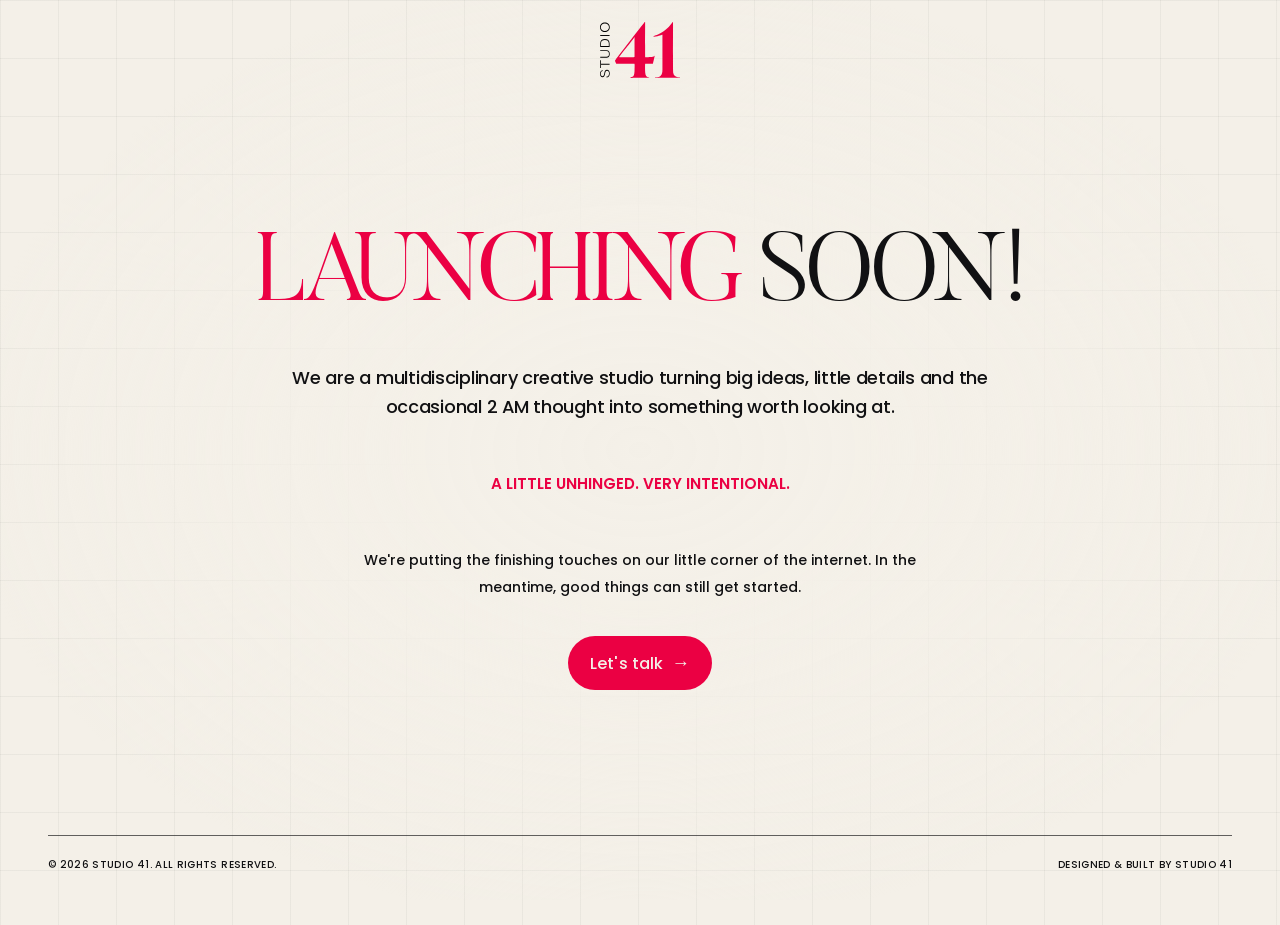
<file: index.html>
<!DOCTYPE html>
<html lang="en">

<head>
    <meta charset="UTF-8">
    <meta name="viewport" content="width=device-width, initial-scale=1.0">

    <meta name="theme-color" content="#F4F0E8">
    <meta name="description"
        content="Studio 41 is a multidisciplinary creative studio turning big ideas, little details and the occasional 2 AM thought into something worth looking at.">

    <title>Launching Soon — Studio 41</title>

    <!-- Launch page stylesheet -->
    <link rel="stylesheet" href="css/launch.css">

    <!-- Favicons -->
    <link rel="icon" type="image/png" sizes="16x16" href="assets/logos/Studio41-favicon-16.png">
    <link rel="icon" type="image/png" sizes="32x32" href="assets/logos/Studio41-favicon-32.png">
    <link rel="apple-touch-icon" sizes="180x180" href="assets/logos/Studio41-favicon-180.png">
</head>

<div class="page-transition" aria-hidden="true"></div>

<body>

    <main class="launch-page">

        <!-- Header: Logo only -->
        <header class="launch-header">
            <a href="/" class="logo-link" aria-label="Studio 41 home">

                <img src="assets/logos/Studio41-logo-black.svg" alt="Studio 41" class="studio-logo">

            </a>
        </header>


        <!-- Main content -->
        <section class="launch-content" aria-labelledby="launch-title">

            <div class="launch-copy">

                <h1 id="launch-title" class="launch-title">
                    <span class="title-period">LAUNCHING</span> SOON!</span>
                </h1>

                <p class="launch-intro">
                    We are a multidisciplinary creative studio turning
                    big ideas, little details and the occasional 2 AM
                    thought into something worth looking at.
                </p>

                <p class="launch-tagline">
                    A little unhinged. Very intentional.
                </p>

                <p class="launch-description">
                    We're putting the finishing touches on our little
                    corner of the internet. In the meantime, good things
                    can still get started.
                </p>

                <a href="/contact/" class="launch-cta">
                    <span>Let's talk</span>
                    <span class="cta-arrow" aria-hidden="true">→</span>
                </a>

            </div>

        </section>


        <!-- Footer -->
        <footer class="launch-footer">

            <div class="footer-line"></div>

            <div class="footer-content">

                <p class="footer-copyright">
                    © 2026 STUDIO 41. ALL RIGHTS RESERVED.
                </p>

                <p class="footer-credit">
                    DESIGNED & BUILT BY STUDIO 41
                </p>

            </div>

        </footer>

    </main>
 

    <script>
    window.addEventListener('pageshow', () => {
        document.body.classList.remove('page-leaving');
        document.body.classList.add('page-entering');
    });

    document.querySelectorAll('a[href]').forEach(link => {
        link.addEventListener('click', event => {
            const url = new URL(link.href, window.location.href);

            const isCurrentPage =
                window.location.pathname === '/' ||
                window.location.pathname === '/index.html' ||
                window.location.pathname === '/contact/' ||
                window.location.pathname === '/contact';

            const isDestination =
                url.pathname === '/' ||
                url.pathname === '/index.html' ||
                url.pathname === '/contact/' ||
                url.pathname === '/contact';

            if (
                !isCurrentPage ||
                !isDestination ||
                url.origin !== window.location.origin ||
                url.pathname === window.location.pathname ||
                link.target === '_blank' ||
                event.ctrlKey ||
                event.metaKey ||
                event.shiftKey ||
                event.altKey
            ) {
                return;
            }

            event.preventDefault();
            document.body.classList.remove('page-entering');
            document.body.classList.add('page-leaving');

            setTimeout(() => {
                window.location.href = url.href;
            }, 450);
        });
    });
</script>

</body>

</html>
</file>
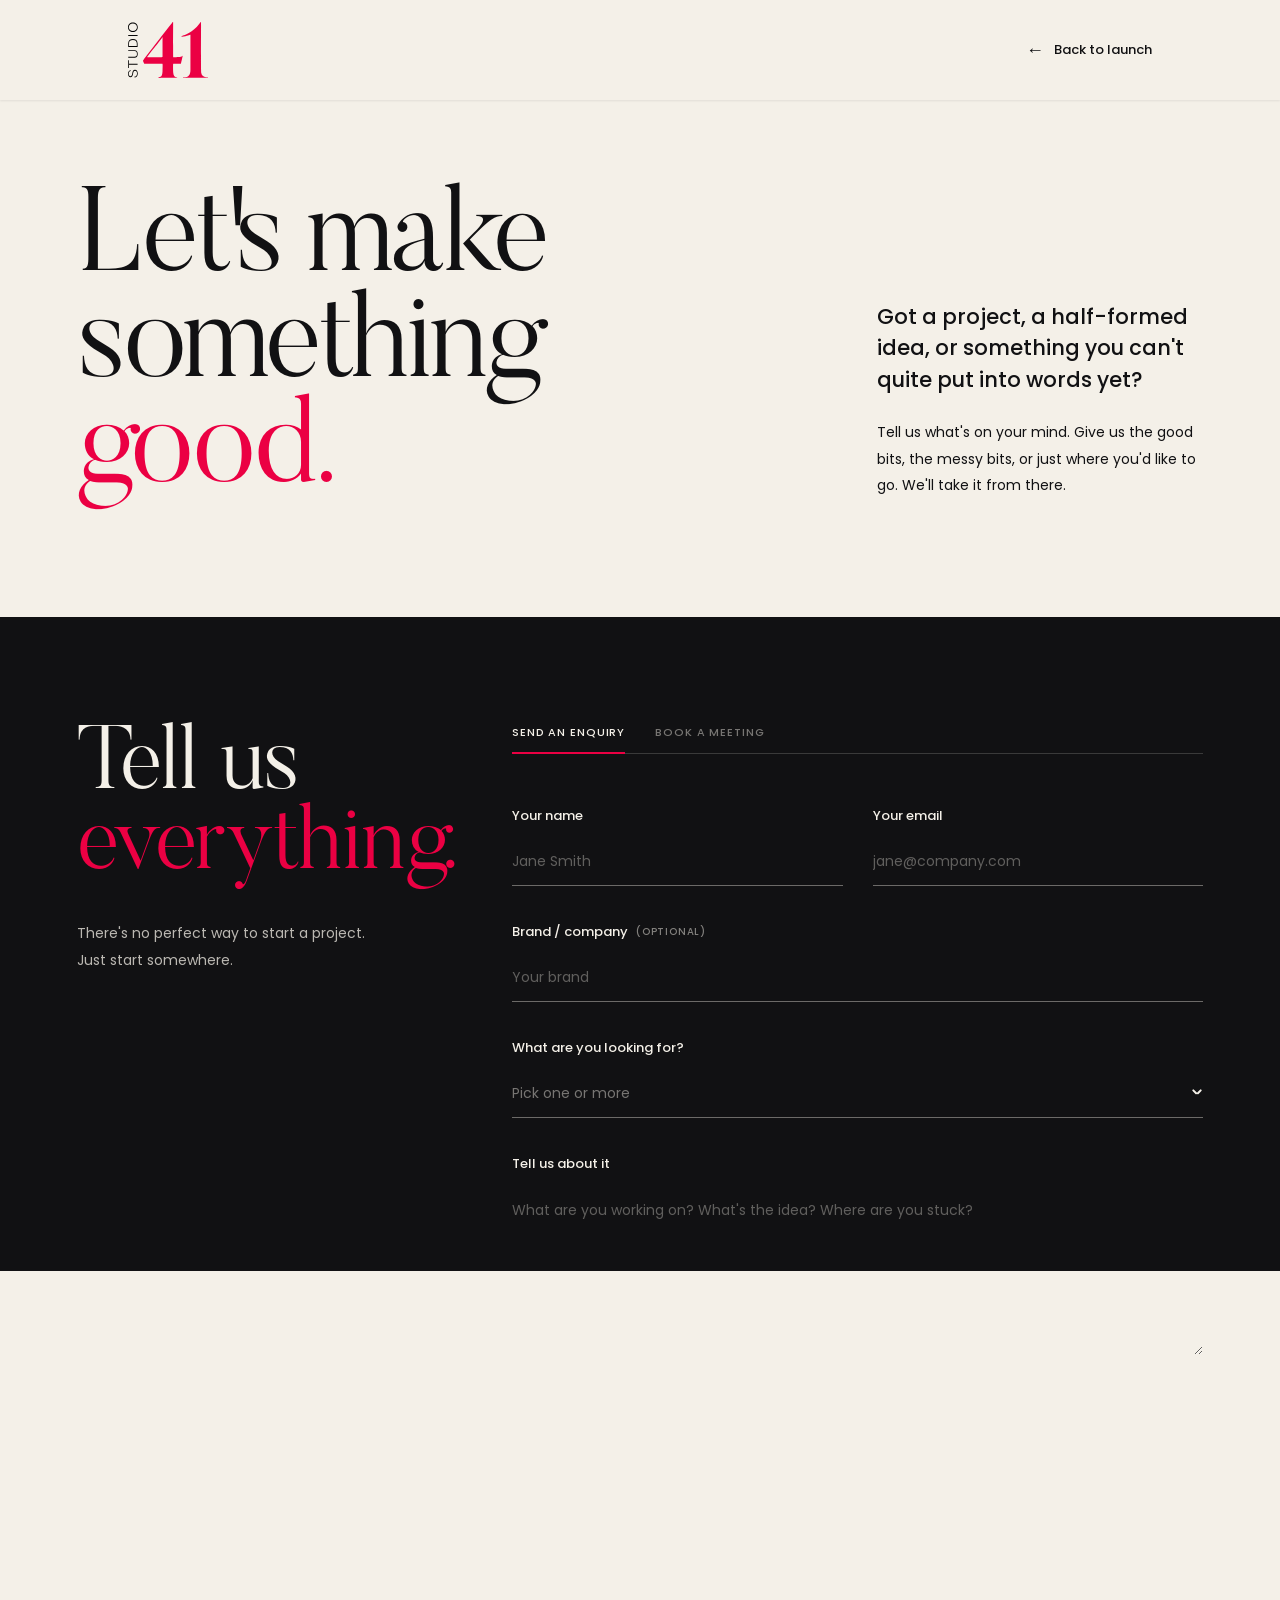
<file: contact/index.html>
<!DOCTYPE html>
<html lang="en">

<head>
    <meta charset="UTF-8">
    <meta name="viewport" content="width=device-width, initial-scale=1.0">
    <meta name="theme-color" content="#F4F0E8">

    <title>Let's Talk — Studio 41</title>
    <meta name="description" content="Have a project, an idea, or something worth making? Get in touch with Studio 41.">

    <!-- Favicons -->
    <link rel="icon" type="image/png" sizes="16x16" href="/assets/logos/Studio41-favicon-16.png">
    <link rel="icon" type="image/png" sizes="32x32" href="/assets/logos/Studio41-favicon-32.png">
    <link rel="apple-touch-icon" sizes="180x180" href="/assets/logos/Studio41-favicon-180.png">

    <link rel="stylesheet" href="/css/launch-contact.css">
</head>

<div class="page-transition" aria-hidden="true"></div>

<body>

    <main class="launch-contact-page">

        <!-- HEADER -->
        <header class="launch-contact-header">

            <a href="/" class="contact-logo" aria-label="Back to Studio 41 launch page">
                <img src="/assets/logos/Studio41-logo-black.svg" alt="Studio 41">
            </a>

            <a href="/" class="back-to-launch">
                <span aria-hidden="true">←</span>
                <span>Back to launch</span>
            </a>

        </header>


        <!-- HERO -->
        <section class="contact-hero">

            <div class="contact-hero-inner">

                <div class="contact-hero-heading">
                    <h1>
                        Let's make<br>
                        something <span>good.</span>
                    </h1>
                </div>

                <div class="contact-hero-copy">

                    <p class="contact-intro">
                        Got a project, a half-formed idea, or something
                        you can't quite put into words yet?
                    </p>

                    <p>
                        Tell us what's on your mind. Give us the good bits,
                        the messy bits, or just where you'd like to go.
                        We'll take it from there.
                    </p>

                </div>

            </div>

        </section>


        <!-- CONTACT FORM / BOOKING -->
        <section class="contact-form-section">

            <div class="contact-form-inner">

                <!-- LEFT -->
                <div class="form-heading">

                    <h2>
                        Tell us<br>
                        <span>everything.</span>
                    </h2>

                    <p>
                        There's no perfect way to start a project.
                        Just start somewhere.
                    </p>

                </div>


                <!-- RIGHT -->
                <div class="contact-interaction">

                    <!-- MODE TOGGLE -->
                    <div class="contact-mode-toggle" role="tablist" aria-label="How would you like to start?">

                        <button type="button" class="contact-mode-button is-active" id="enquiryTab" data-mode="enquiry"
                            role="tab" aria-selected="true" aria-controls="enquiryPanel">
                            Send an enquiry
                        </button>

                        <button type="button" class="contact-mode-button" id="meetingTab" data-mode="meeting" role="tab"
                            aria-selected="false" aria-controls="meetingPanel">
                            Book a meeting
                        </button>

                    </div>


                    <!-- ENQUIRY PANEL -->
                    <div class="contact-mode-panel is-active" id="enquiryPanel" role="tabpanel"
                        aria-labelledby="enquiryTab">

                        <form class="contact-form" id="contactForm">

                            <div class="form-row">

                                <div class="form-field">
                                    <label for="name">Your name</label>

                                    <input type="text" id="name" name="Name" placeholder="Jane Smith"
                                        autocomplete="name" required>
                                </div>

                                <div class="form-field">
                                    <label for="email">Your email</label>

                                    <input type="email" id="email" name="email" placeholder="jane@company.com"
                                        autocomplete="email" required>
                                </div>

                            </div>


                            <div class="form-field">
                                <label for="company">
                                    Brand / company
                                    <span class="optional">(optional)</span>
                                </label>

                                <input type="text" id="company" name="Company" placeholder="Your brand"
                                    autocomplete="organization">
                            </div>


                            <!-- PROJECT TYPE -->
                            <div class="form-field project-field">

                                <label id="projectSelectLabel">
                                    What are you looking for?
                                </label>

                                <div class="multi-select" id="projectSelect">

                                    <button type="button" class="multi-select-trigger" aria-expanded="false"
                                        aria-controls="projectOptions" aria-labelledby="projectSelectLabel">

                                        <span class="multi-select-value">
                                            Pick one or more
                                        </span>

                                        <span class="multi-select-arrow" aria-hidden="true"></span>

                                    </button>

                                    <div class="multi-select-options" id="projectOptions">

                                        <label class="multi-option">
                                            <input type="checkbox" name="project" value="Brand Identity & Systems">
                                            <span>Brand Identity &amp; Systems</span>
                                        </label>

                                        <label class="multi-option">
                                            <input type="checkbox" name="project" value="Digital & Interactive">
                                            <span>Digital &amp; Interactive</span>
                                        </label>

                                        <label class="multi-option">
                                            <input type="checkbox" name="project" value="Motion & Visual Direction">
                                            <span>Motion &amp; Visual Direction</span>
                                        </label>

                                        <label class="multi-option">
                                            <input type="checkbox" name="project" value="Packaging Design">
                                            <span>Packaging Design</span>
                                        </label>

                                        <label class="multi-option">
                                            <input type="checkbox" name="project" value="Something else">
                                            <span>Something else</span>
                                        </label>

                                    </div>

                                </div>

                            </div>


                            <div class="form-field">
                                <label for="message">Tell us about it</label>

                                <textarea id="message" name="Message" rows="6"
                                    placeholder="What are you working on? What's the idea? Where are you stuck?"
                                    required></textarea>
                            </div>


                            <div class="form-submit">
                                <button type="submit">
                                    <span>Send it our way</span>
                                    <span aria-hidden="true">→</span>
                                </button>
                            </div>

                        </form>


                        <!-- SUCCESS MESSAGE -->
                        <div class="form-success" id="formSuccess" aria-live="polite" hidden>

                            <h2>
                                Well, that was<br>
                                a <span>good start.</span>
                            </h2>

                            <p>
                                Thanks for reaching out. We've got your message
                                and will be in touch soon.
                            </p>

                        </div>

                    </div>


                    <!-- MEETING PANEL -->
                    <div class="contact-mode-panel contact-booking-panel" id="meetingPanel" role="tabpanel"
                        aria-labelledby="meetingTab" hidden>

                        <div class="contact-booking" id="my-cal-inline-30min">
                        </div>

                    </div>

                </div>

            </div>

        </section>


        <!-- EMAIL STRIP -->
        <section class="contact-email">

            <div class="contact-email-inner">

                <div class="contact-email-content">

                    <p class="email-label">PREFER EMAIL?</p>

                    <h2>
                        Drop us a line at
                        <a href="mailto:hello@studio41.design" class="copy-email" data-email="hello@studio41.design">
                            hello@studio41.design
                        </a>
                    </h2>

                    <span class="copy-feedback" aria-live="polite">
                        Email copied
                    </span>

                </div>

            </div>

        </section>


        <!-- FOOTER -->
        <footer class="launch-contact-footer">

            <div class="footer-line"></div>

            <div class="footer-content">
                <p>© 2026 STUDIO 41. ALL RIGHTS RESERVED.</p>
                <p>DESIGNED &amp; BUILT BY STUDIO 41</p>
            </div>

        </footer>

    </main>


    <script src="/js/contact.js"></script>


    <script>
    // Fade in the current page after it loads
    window.addEventListener('pageshow', () => {
        document.body.classList.remove('page-leaving');
        document.body.classList.add('page-entering');
    });

    document.querySelectorAll('a[href]').forEach(link => {
        link.addEventListener('click', event => {
            const url = new URL(link.href, window.location.href);

            const isLaunchPage =
                window.location.pathname === '/' ||
                window.location.pathname.endsWith('/index.html');

            const isContactPage =
                window.location.pathname === '/contact/' ||
                window.location.pathname === '/contact';

            const isDestination =
                url.pathname === '/' ||
                url.pathname === '/contact/' ||
                url.pathname === '/contact';

            if (
                !(isLaunchPage || isContactPage) ||
                !isDestination ||
                url.origin !== window.location.origin ||
                url.pathname === window.location.pathname ||
                link.target === '_blank' ||
                event.ctrlKey ||
                event.metaKey ||
                event.shiftKey ||
                event.altKey
            ) {
                return;
            }

            event.preventDefault();
            document.body.classList.remove('page-entering');
            document.body.classList.add('page-leaving');

            setTimeout(() => {
                window.location.href = url.href;
            }, 450);
        });
    });
</script>


</body>

</html>
</file>
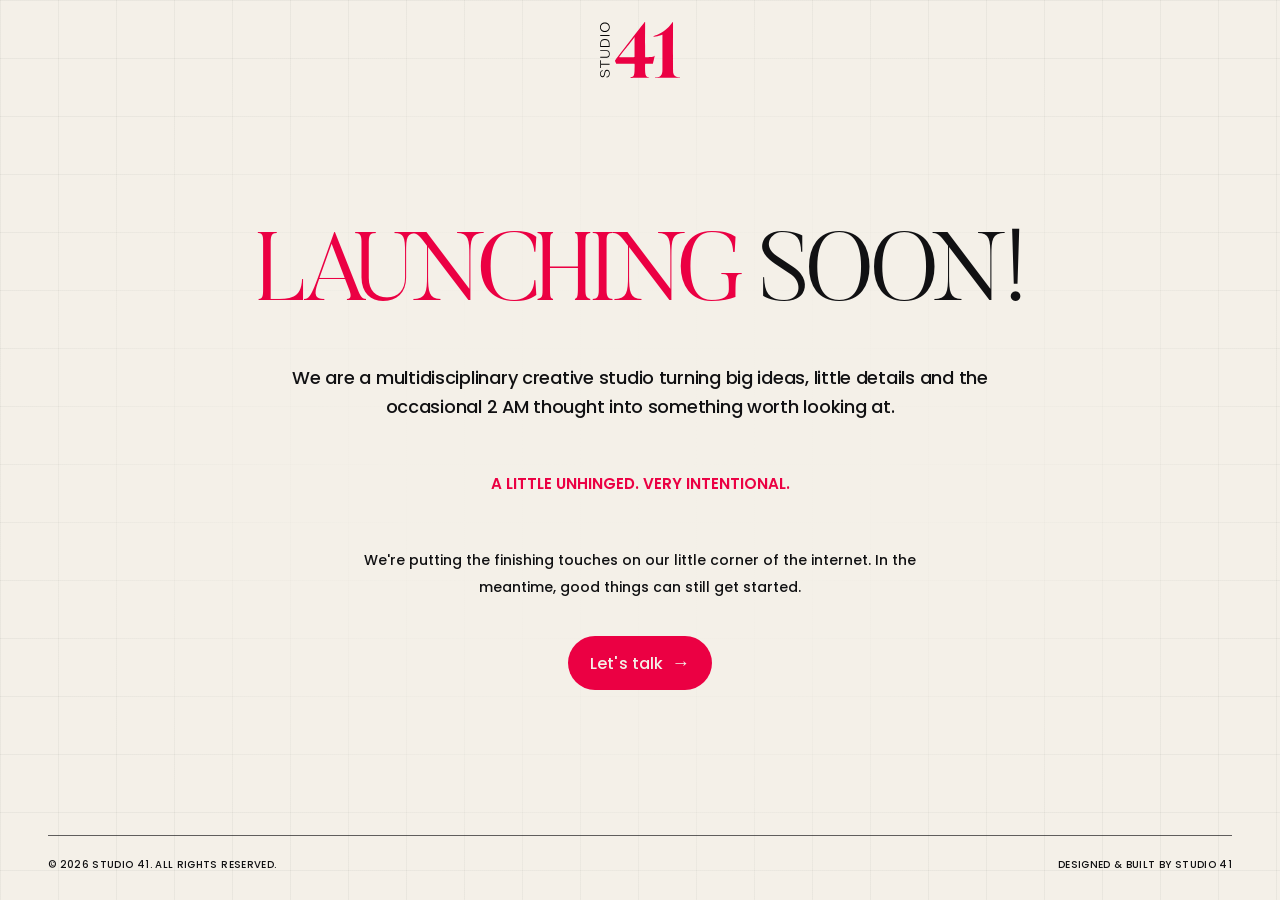
<file: launch.html>
<!DOCTYPE html>
<html lang="en">

<head>
    <meta charset="UTF-8">
    <meta name="viewport" content="width=device-width, initial-scale=1.0">

    <meta name="theme-color" content="#F4F0E8">
    <meta name="description"
        content="Studio 41 is a multidisciplinary creative studio turning big ideas, little details and the occasional 2 AM thought into something worth looking at.">

    <title>Launching Soon — Studio 41</title>

    <!-- Launch page stylesheet -->
    <link rel="stylesheet" href="css/launch.css">

    <!-- Favicons -->
    <link rel="icon" type="image/png" sizes="16x16" href="assets/logos/Studio41-favicon-16.png">
    <link rel="icon" type="image/png" sizes="32x32" href="assets/logos/Studio41-favicon-32.png">
    <link rel="apple-touch-icon" sizes="180x180" href="assets/logos/Studio41-favicon-180.png">
</head>

<div class="page-transition" aria-hidden="true"></div>

<body>

    <main class="launch-page">

        <!-- Header: Logo only -->
        <header class="launch-header">
            <a href="launch.html" class="logo-link" aria-label="Studio 41 home">

                <img src="assets/logos/Studio41-logo-black.svg" alt="Studio 41" class="studio-logo">

            </a>
        </header>


        <!-- Main content -->
        <section class="launch-content" aria-labelledby="launch-title">

            <div class="launch-copy">

                <h1 id="launch-title" class="launch-title">
                    <span class="title-period">LAUNCHING</span> SOON!</span>
                </h1>

                <p class="launch-intro">
                    We are a multidisciplinary creative studio turning
                    big ideas, little details and the occasional 2 AM
                    thought into something worth looking at.
                </p>

                <p class="launch-tagline">
                    A little unhinged. Very intentional.
                </p>

                <p class="launch-description">
                    We're putting the finishing touches on our little
                    corner of the internet. In the meantime, good things
                    can still get started.
                </p>

                <a href="launch-contact.html" class="launch-cta">
                    <span>Let's talk</span>
                    <span class="cta-arrow" aria-hidden="true">→</span>
                </a>

            </div>

        </section>


        <!-- Footer -->
        <footer class="launch-footer">

            <div class="footer-line"></div>

            <div class="footer-content">

                <p class="footer-copyright">
                    © 2026 STUDIO 41. ALL RIGHTS RESERVED.
                </p>

                <p class="footer-credit">
                    DESIGNED & BUILT BY STUDIO 41
                </p>

            </div>

        </footer>

    </main>


    <script>
        // Fade in the current page after it loads
        window.addEventListener('pageshow', () => {
            document.body.classList.remove('page-leaving');
            document.body.classList.add('page-entering');
        });

        document.querySelectorAll('a[href]').forEach(link => {
            link.addEventListener('click', event => {
                const url = new URL(link.href, window.location.href);

                const isLaunchPage =
                    window.location.pathname.endsWith('/launch.html') ||
                    window.location.pathname.endsWith('/launch-contact.html');

                const isDestination =
                    url.pathname.endsWith('/launch.html') ||
                    url.pathname.endsWith('/launch-contact.html');

                if (
                    !isLaunchPage ||
                    !isDestination ||
                    url.origin !== window.location.origin ||
                    url.pathname === window.location.pathname ||
                    link.target === '_blank' ||
                    event.ctrlKey ||
                    event.metaKey ||
                    event.shiftKey ||
                    event.altKey
                ) {
                    return;
                }

                event.preventDefault();
                document.body.classList.remove('page-entering');
                document.body.classList.add('page-leaving');

                setTimeout(() => {
                    window.location.href = url.href;
                }, 50);
            });
        });
    </script>

</body>

</html>
</file>
<file: css/launch.css>
/* =========================================
   STUDIO 41 — LAUNCH PAGE
========================================= */

/* ---------- Google Fonts ---------- */

@import url("https://fonts.googleapis.com/css2?family=Poppins:wght@300;400;500;600;700&display=swap");


/* ---------- Butler Fonts ---------- */

@font-face {
    font-family: "Butler";
    src: url("/fonts/Butler-Free-Lgt.woff2") format("woff2");
    font-weight: 300;
    font-style: normal;
    font-display: swap;
}

@font-face {
    font-family: "Butler";
    src: url("/fonts/Butler-Free-Rmn.woff2") format("woff2");
    font-weight: 400;
    font-style: normal;
    font-display: swap;
}

@font-face {
    font-family: "Butler";
    src: url("/fonts/Butler-Free-Med.woff2") format("woff2");
    font-weight: 500;
    font-style: normal;
    font-display: swap;
}

@font-face {
    font-family: "Butler";
    src: url("/fonts/Butler-Free-SBd.woff2") format("woff2");
    font-weight: 600;
    font-style: normal;
    font-display: swap;
}

@font-face {
    font-family: "Butler";
    src: url("/fonts/Butler-Free-Bd.woff2") format("woff2");
    font-weight: 700;
    font-style: normal;
    font-display: swap;
}

@font-face {
    font-family: "Butler";
    src: url("/fonts/Butler-Free-XBd.woff2") format("woff2");
    font-weight: 800;
    font-style: normal;
    font-display: swap;
}

@font-face {
    font-family: "Butler";
    src: url("/fonts/Butler-Free-Blk.woff2") format("woff2");
    font-weight: 900;
    font-style: normal;
    font-display: swap;
}


/* ---------- Variables ---------- */

:root {
    --cream: #F4F0E8;
    --red: #EB0043;
    --dark: #111113;
    --white: #FFFFFF;

    --font-display: "Butler", serif;
    --font-body: "Poppins", sans-serif;

    --page-padding: 48px;
}


/* ---------- Reset ---------- */

* {
    margin: 0;
    padding: 0;
    box-sizing: border-box;
}

html {
    min-height: 100%;
    scroll-behavior: smooth;
}

body {
    min-height: 100vh;
    background: var(--cream);
    color: var(--dark);
    font-family: var(--font-body);
    font-weight: 400;
    -webkit-font-smoothing: antialiased;
    overflow-x: hidden;

    background-color: #F4F0E8;
    background-image:
        linear-gradient(rgba(17, 17, 19, 0.045) 1px, transparent 1px),
        linear-gradient(90deg, rgba(17, 17, 19, 0.045) 1px, transparent 1px);

    background-size: 58px 58px;
}

/* Fade the checks around the central content */
.launch-page {
    position: relative;
    isolation: isolate;
}

.launch-page::before {
    content: "";
    position: absolute;
    inset: 0;
    z-index: -1;
    pointer-events: none;

    background: radial-gradient(
        ellipse at center,
        #F4F0E8 0%,
        rgba(244, 240, 232, 0.96) 25%,
        rgba(244, 240, 232, 0.65) 45%,
        rgba(244, 240, 232, 0) 75%
    );
}

a {
    color: inherit;
    text-decoration: none;
    -webkit-tap-highlight-color: transparent;
}


/* ---------- Page Layout ---------- */

.launch-page {
    width: 100%;
    min-height: 100vh;
    min-height: 100svh;
    padding: 0 var(--page-padding);

    display: flex;
    flex-direction: column;
}




/* ---------- Header / Logo ---------- */

.launch-header {
    width: 100%;
    min-height: 100px;
    padding: 20px 0;

    display: flex;
    align-items: center;
    justify-content: center;

    flex-shrink: 0;
}

.logo-link {
    display: inline-flex;
    align-items: center;
    justify-content: center;
}

.studio-logo {
    display: block;
    width: 80px;
    height: auto;
    max-height: 76px;
    object-fit: contain;
}



/* ---------- Main Content ---------- */

.launch-content {
    width: 100%;
    flex: 1;

    display: flex;
    align-items: center;
    justify-content: center;

    padding: 55px 0 75px;
    text-align: center;
}

.launch-copy {
    width: 100%;
    max-width: 900px;
    margin: 0 auto;
}


/* ---------- Main Heading ---------- */

.launch-title {
    display: block;
    width: 100%;

    font-family: "Butler", serif;
    font-size: clamp(3.5rem, 7.5vw, 7rem);
    font-weight: 400;
    font-style: normal;

    line-height: 1.1;
    letter-spacing: -0.045em;
    white-space: nowrap;

    color: var(--dark);
    margin: 0 0 34px;
}

.title-period {
    color: var(--red);
}


/* ---------- Intro Copy ---------- */

.launch-intro {
    max-width: 720px;
    margin: 0 auto 18px;

    font-family: var(--font-body);
    font-size: clamp(1rem, 1.4vw, 1.15rem);
    font-weight: 500;
    line-height: 1.6;
    letter-spacing: -0.015em;
}

.launch-tagline {
    width: fit-content;
    margin: 50px auto 50px;

    color: var(--red);
    font-family: var(--font-body);
    text-transform: uppercase;
    font-size: 0.95rem;
    font-weight: 600;
    line-height: 1.7;
}

.launch-description {
    max-width: 620px;
    margin: 0 auto 36px;

    font-family: var(--font-body);
    font-size: 14px;
    font-weight: 500;
    line-height: 1.9;
}


/* ---------- CTA ---------- */

.launch-cta {
    width: fit-content;
    min-height: 54px;
    margin: 0 auto;
    padding: 14px 22px;

    display: inline-flex;
    align-items: center;
    justify-content: center;
    gap: 8px;

    background: var(--red);
    color: var(--cream);
    border: 0 solid var(--dark);
    border-radius: 50px;

    font-family: var(--font-body);
    font-size: 16px;
    font-weight: 500;
    letter-spacing: 0.01em;

    transition:
        background-color 0.25s ease,
        color 0.25s ease,
        border-color 0.25s ease;
}

.cta-arrow {
    display: inline-block;
    font-size: 1.15rem;
    line-height: 1;

    transition: transform 0.25s ease;
}

.launch-cta:hover {
    background: var(--dark);
    border-color: var(--red);
    color: var(--white);
}

.launch-cta:hover .cta-arrow {
    transform: translateX(4px);
}

.launch-cta:focus-visible,
.logo-link:focus-visible {
    outline: 2px solid var(--red);
    outline-offset: 5px;
}


/* ---------- Footer ---------- */

.launch-footer {
    
    width: 100%;
    flex-shrink: 0;
    padding-bottom: 26px;
}

.footer-line {
    width: 100%;
    height: 1px;
    margin-bottom: 20px;

    background: var(--dark);
    opacity: 0.65;
}

.footer-content {
    width: 100%;

    display: flex;
    align-items: center;
    justify-content: space-between;
    gap: 20px;
}

.footer-copyright,
.footer-credit {
    font-family: "Poppins", sans-serif;
    font-size: 10px;
    font-weight: 500;
    line-height: 1.8;
    letter-spacing: 0.035em;
    color: var(--dark);
}


/* =========================================
   TABLET
========================================= */

@media (max-width: 900px) {
    :root {
        --page-padding: 36px;
    }

    .launch-header {
        min-height: 90px;
    }

    .launch-title,
    h1.launch-title {
        font-size: clamp(3.5rem, 9vw, 6rem);
    }
}


/* =========================================
   MOBILE
========================================= */

@media (max-width: 600px) {
    :root {
        --page-padding: 22px;
    }

    .launch-header {
        min-height: 82px;
    }

    .studio-logo {
        width: 68px;
        max-height: 64px;
    }

    .launch-content {
        padding: 45px 0 60px;
    }

    .launch-title,
    h1.launch-title {
        font-size: 35px;
        font-weight: 500;
        line-height: 1.1;
        letter-spacing: -0.045em;
        white-space: nowrap;
        margin-bottom: 26px;
    }

    .launch-intro {
        font-size: 12px;
        line-height: 1.85;
        margin-bottom: 16px;
        padding: 0 15px;

    }

    .launch-tagline {
        font-size: 0.88rem;
        margin-bottom: 24px;
    }

    .launch-description {
        padding: 0 15px;
        font-size: 10px;
        line-height: 1.85;
        margin-bottom: 30px;
    }

    .launch-cta {
        min-height: 52px;
        padding: 13px 19px;
        gap: 20px;
        font-size: 0.8rem;
    }

    .launch-footer {
        padding-bottom: 20px;
        text-align: center;
    }

    .footer-line {
        margin-bottom: 16px;
    }

    .footer-content {
        flex-direction: column;
        align-items: center;
        gap: 0
    }

    .footer-copyright,
    .footer-credit {
        font-size: 8px;
        letter-spacing: 0.025em;
    }
}


/* ---------- Reduced Motion ---------- */

@media (prefers-reduced-motion: reduce) {
    html {
        scroll-behavior: auto;
    }

    *,
    *::before,
    *::after {
        transition-duration: 0.01ms !important;
        animation-duration: 0.01ms !important;
        animation-iteration-count: 1 !important;
    }
}



/* =========================================
   STUDIO 41 — SMOOTH PAGE TRANSITIONS
========================================= */

/* Initial state for the incoming page */
body {
    opacity: 0;
    transform: translateY(8px) scale(0.995);
}

/* Reveal the page only when it is ready */
body.page-entering {
    animation: pageEnter 900ms cubic-bezier(0.22, 1, 0.36, 1) forwards;
}

/* Outgoing page */
body.page-leaving {
    opacity: 0;
    transform: translateY(-4px) scale(1.005);
    transition:
        opacity 450ms ease,
        transform 450ms ease;
    pointer-events: none;
}

@keyframes pageEnter {
    from {
        opacity: 0;
        transform: translateY(8px) scale(0.995);
    }

    to {
        opacity: 1;
        transform: translateY(0) scale(1);
    }
}

@media (prefers-reduced-motion: reduce) {
    body,
    body.page-leaving {
        opacity: 1;
        transform: none;
        transition: none;
        animation: none;
    }
}
</file>
<file: css/launch-contact.css>
/* =========================================
   STUDIO 41 — LAUNCH CONTACT PAGE
========================================= */

/* ---------- Fonts ---------- */

@import url("https://fonts.googleapis.com/css2?family=Poppins:wght@300;400;500;600;700&display=swap");

@font-face {
    font-family: "Butler";
    src: url("/fonts/Butler-Free-Lgt.woff2") format("woff2");
    font-weight: 300;
    font-style: normal;
    font-display: swap;
}

@font-face {
    font-family: "Butler";
    src: url("/fonts/Butler-Free-Rmn.woff2") format("woff2");
    font-weight: 400;
    font-style: normal;
    font-display: swap;
}

@font-face {
    font-family: "Butler";
    src: url("/fonts/Butler-Free-Med.woff2") format("woff2");
    font-weight: 500;
    font-style: normal;
    font-display: swap;
}

@font-face {
    font-family: "Butler";
    src: url("/fonts/Butler-Free-SBd.woff2") format("woff2");
    font-weight: 600;
    font-style: normal;
    font-display: swap;
}

@font-face {
    font-family: "Butler";
    src: url("/fonts/Butler-Free-Bd.woff2") format("woff2");
    font-weight: 700;
    font-style: normal;
    font-display: swap;
}

@font-face {
    font-family: "Butler";
    src: url("/fonts/Butler-Free-XBd.woff2") format("woff2");
    font-weight: 800;
    font-style: normal;
    font-display: swap;
}

@font-face {
    font-family: "Butler";
    src: url("/fonts/Butler-Free-Blk.woff2") format("woff2");
    font-weight: 900;
    font-style: normal;
    font-display: swap;
}



/* ---------- Variables ---------- */

:root {
    --cream: #F4F0E8;
    --red: #EB0043;
    --black: #111113;
    --white: #FFFFFF;

    --page-padding: 6vw;
    --header-height: 100px;
}


/* ---------- Reset ---------- */

* {
    margin: 0;
    padding: 0;
    box-sizing: border-box;
}

html {
    scroll-behavior: smooth;
}

body {
    position: relative;
    overflow-x: hidden;

    background-color: var(--cream);
    color: var(--black);

    font-family: "Poppins", sans-serif;
}

a {
    color: inherit;
    text-decoration: none;
}

button,
input,
textarea,
select {
    font: inherit;
}

button {
    -webkit-tap-highlight-color: transparent;
}

button:focus-visible,
a:focus-visible,
input:focus-visible,
textarea:focus-visible {
    outline: 2px solid var(--red);
    outline-offset: 5px;
}


/* =========================================
   HEADER
========================================= */

.launch-contact-header {
    position: relative;
    z-index: 5;

    width: 100%;
    min-height: var(--header-height);
    padding: 20px 10vw;

    display: flex;
    align-items: center;
    justify-content: space-between;
    gap: 24px;

    box-shadow: rgba(0, 0, 0, 0.08) 0px 1px 2px 0px;
}

.contact-logo {
    display: block;
    width: 80px;
    flex-shrink: 0;
    line-height: 0;
}

.contact-logo img {
    display: block;
    width: 100%;
    height: auto;
}

.back-to-launch {
    display: inline-flex;
    align-items: center;
    gap: 10px;

    font-size: 13px;
    font-weight: 500;

    transition: color 0.25s ease;
}

.back-to-launch span:first-child {
    font-size: 18px;
    line-height: 1;

    transition: transform 0.25s ease;
}

.back-to-launch:hover {
    color: var(--red);
}

.back-to-launch:hover span:first-child {
    transform: translateX(-4px);
}


/* =========================================
   HERO
========================================= */

.contact-hero {
    padding:
        90px
        var(--page-padding)
        110px;
}

.contact-hero-inner {
    width: min(1400px, 100%);
    margin: 0 auto;

    display: grid;
    grid-template-columns:
        minmax(0, 1.5fr)
        minmax(300px, 0.7fr);

    gap: 8vw;
    align-items: end;
}

.contact-hero-heading h1 {
    font-family: "Butler", serif;
    font-size: clamp(75px, 9.5vw, 120px);
    font-weight: 400;
    line-height: 0.88;
    letter-spacing: -0.025em;
}

.contact-hero-heading h1 span {
    color: var(--red);
}

.contact-hero-copy {
    max-width: 430px;
    padding-bottom: 8px;
}

.contact-intro {
    margin-bottom: 24px;

    font-size: 21px;
    line-height: 1.5;
    font-weight: 500;
}

.contact-hero-copy > p:last-child {
    max-width: 400px;

    font-size: 14px;
    line-height: 1.9;
}


/* =========================================
   FORM SECTION
========================================= */

.contact-form-section {
    padding:
        110px
        var(--page-padding)
        130px;

    background: var(--black);
    color: var(--cream);
}

.contact-form-inner {
    width: min(1400px, 100%);
    margin: 0 auto;

    display: grid;
    grid-template-columns:
        minmax(280px, 0.65fr)
        minmax(0, 1.35fr);

    gap: 8vw;
    align-items: start;
}

.form-heading {
    position: sticky;
    top: 70px;
    align-self: start;
}

.form-heading h2 {
    margin-bottom: 32px;

    font-family: "Butler", serif;
    font-size: clamp(60px, 7vw, 90px);
    font-weight: 400;
    line-height: 0.9;
    letter-spacing: 0em;
}

.form-heading h2 span {
    color: var(--red);
}

.form-heading p {
    max-width: 290px;

    font-size: 14px;
    line-height: 1.9;
    opacity: 0.75;
}


/* =========================================
   ENQUIRY / MEETING TOGGLE
========================================= */

.contact-interaction {
    width: 100%;
    min-width: 0;
}

.contact-mode-toggle {
    display: flex;
    align-items: center;
    gap: 30px;

    margin-bottom: 52px;

    border-bottom: 1px solid rgba(244, 240, 232, 0.18);
}

.contact-mode-button {
    position: relative;

    padding: 0 0 15px;
    border: 0;

    background: transparent;
    color: var(--cream);
    opacity: 0.45;

    font-family: "Poppins", sans-serif;
    font-size: 11px;
    font-weight: 500;
    line-height: 1;
    letter-spacing: 0.08em;
    text-transform: uppercase;

    cursor: pointer;

    transition:
        color 0.3s ease,
        opacity 0.3s ease;
}

.contact-mode-button::after {
    content: "";
    position: absolute;
    left: 0;
    bottom: -1px;

    width: 100%;
    height: 2px;

    background: var(--red);

    transform: scaleX(0);
    transform-origin: left center;

    transition: transform 0.35s ease;
}

.contact-mode-button:hover,
.contact-mode-button.is-active {
    opacity: 1;
}

.contact-mode-button.is-active::after {
    transform: scaleX(1);
}

.contact-mode-panel {
    width: 100%;
}

.contact-mode-panel[hidden] {
    display: none;
}


/* =========================================
   FORM FIELDS
========================================= */

.contact-form {
    width: 100%;
}

.form-row {
    display: grid;
    grid-template-columns: repeat(2, minmax(0, 1fr));
    gap: 30px;
}

.form-field {
    min-width: 0;
    margin-bottom: 36px;
}

.form-field > label {
    display: flex;
    align-items: center;
    flex-wrap: wrap;
    gap: 8px;

    margin-bottom: 12px;

    font-size: 13px;
    font-weight: 500;
}

.form-field label .optional {
    font-size: 10px;
    opacity: 0.5;
    text-transform: uppercase;
    letter-spacing: 0.08em;
}

.form-field input,
.form-field textarea,
.form-field select {
    display: block;
    width: 100%;

    padding: 13px 0;

    border: 0;
    border-bottom: 1px solid rgba(244, 240, 232, 0.4);
    border-radius: 0;

    background: transparent;
    color: var(--cream);

    outline: none;

    font-size: 14px;

    transition: border-color 0.3s ease;
}

.form-field input::placeholder,
.form-field textarea::placeholder {
    color: var(--cream);
    opacity: 0.35;
}

.form-field input:focus,
.form-field textarea:focus,
.form-field select:focus {
    border-color: var(--red);
}

.form-field textarea {
    min-height: 145px;
    resize: vertical;
    line-height: 1.7;
}

.form-field select {
    appearance: none;
    -webkit-appearance: none;
    cursor: pointer;
}

.form-field select option {
    background: var(--black);
    color: var(--cream);
}


/* =========================================
   PROJECT MULTI-SELECT
========================================= */

.project-field {
    position: relative;
}

.multi-select {
    position: relative;
}

.multi-select-trigger {
    width: 100%;

    display: flex;
    align-items: center;
    justify-content: space-between;
    gap: 16px;

    padding: 13px 0;

    border: 0;
    border-bottom: 1px solid rgba(244, 240, 232, 0.4);

    background: transparent;
    color: var(--cream);

    font-size: 14px;
    text-align: left;

    cursor: pointer;

    transition: border-color 0.3s ease;
}

.multi-select-trigger:hover,
.multi-select.is-open .multi-select-trigger {
    border-color: var(--red);
}

.multi-select-value {
    min-width: 0;
    overflow-wrap: anywhere;
    opacity: 0.45;
}

.multi-select.has-selection .multi-select-value {
    opacity: 1;
}

.multi-select-arrow {
    position: relative;
    flex: 0 0 12px;

    width: 12px;
    height: 12px;

    color: var(--cream);

    transition:
        color 0.3s ease,
        transform 0.3s ease;
}

.multi-select-arrow::before,
.multi-select-arrow::after {
    content: "";
    position: absolute;
    top: 50%;

    width: 6px;
    height: 1.5px;

    background: currentColor;
    border-radius: 999px;
}

.multi-select-arrow::before {
    left: 0;
    transform: rotate(45deg);
    transform-origin: right center;
}

.multi-select-arrow::after {
    right: 0;
    transform: rotate(-45deg);
    transform-origin: left center;
}

.multi-select-trigger:hover .multi-select-arrow,
.multi-select.is-open .multi-select-arrow {
    color: var(--red);
}

.multi-select.is-open .multi-select-arrow {
    transform: rotate(180deg);
}


/* Dropdown options */

.multi-select-options {
    position: absolute;
    top: calc(100% + 8px);
    left: 0;
    z-index: 20;

    width: 100%;
    padding: 8px 0;

    background: var(--black);
    border: 1px solid rgba(244, 240, 232, 0.25);
    border-radius: 10px;

    opacity: 0;
    visibility: hidden;
    transform: translateY(-6px);

    transition:
        opacity 0.2s ease,
        visibility 0.2s ease,
        transform 0.2s ease;
}

.multi-select.is-open .multi-select-options {
    opacity: 1;
    visibility: visible;
    transform: translateY(0);
}

.multi-option {
    display: grid;
    grid-template-columns: 18px minmax(0, 1fr);
    align-items: center;
    gap: 14px;

    min-height: 52px;
    padding: 14px 18px;

    margin: 0;

    color: var(--white);
    font-size: 14px;
    font-weight: 400;
    line-height: 1.5;

    cursor: pointer;

    transition:
        background 0.2s ease,
        color 0.2s ease;
}

.multi-option:hover {
    background: var(--cream);
    color: var(--red);
}

.multi-option input {
    appearance: none;
    -webkit-appearance: none;

    position: relative;

    display: grid;
    place-items: center;

    width: 18px;
    height: 18px;
    margin: 0;
    padding: 0;

    border: 1.5px solid rgba(244, 240, 232, 0.8);
    border-radius: 4px;

    background: transparent;
    cursor: pointer;

    transition:
        background 0.2s ease,
        border-color 0.2s ease;
}

.multi-option:hover input {
    border-color: var(--red);
}

.multi-option input:checked {
    background: var(--red);
    border-color: var(--red);
}

.multi-option input:checked::after {
    content: "✓";

    color: var(--white);
    font-size: 11px;
    font-weight: 700;
    line-height: 1;
}


/* =========================================
   SUBMIT BUTTON
========================================= */

.form-submit {
    margin-top: 10px;
}

.form-submit button {
    display: inline-flex;
    align-items: center;
    justify-content: space-between;
    gap: 18px;

    min-height: 52px;
    padding: 15px 22px;

    border: 0;
    border-radius: 999px;

    background: var(--red);
    color: var(--white);

    font-size: 14px;
    font-weight: 500;

    cursor: pointer;

    transition:
        transform 0.3s ease,
        background 0.3s ease,
        color 0.3s ease;
}

.form-submit button > span:last-child {
    font-size: 19px;
    line-height: 1;
}

.form-submit button:hover:not(:disabled) {
    transform: translateY(-3px);
    background: var(--cream);
    color: var(--red);
}

.form-submit button:disabled {
    opacity: 0.7;
    cursor: wait;
}


/* =========================================
   SUCCESS MESSAGE
========================================= */

.form-success {
    display: flex;
    flex-direction: column;
    justify-content: center;

    min-height: 430px;

    animation: success-in 0.7s ease both;
}

.form-success[hidden] {
    display: none;
}

.form-success h2 {
    margin-bottom: 30px;

    font-family: "Butler", serif;
    font-size: clamp(55px, 6vw, 90px);
    font-weight: 400;
    line-height: 0.92;
    letter-spacing: -0.03em;
}

.form-success h2 span {
    color: var(--red);
}

.form-success p {
    max-width: 420px;

    color: var(--cream);
    font-size: 14px;
    line-height: 1.9;
    opacity: 0.75;
}

@keyframes success-in {
    from {
        opacity: 0;
        transform: translateY(20px);
    }

    to {
        opacity: 1;
        transform: translateY(0);
    }
}


/* =========================================
   CAL.COM BOOKING
========================================= */

.contact-booking-panel {
    width: 100%;
    min-width: 0;
}

.contact-booking {
    width: 100%;
    min-height: 680px;
    overflow: hidden;
}


/* =========================================
   EMAIL STRIP
========================================= */

.contact-email {
    padding: 85px var(--page-padding);

    background: var(--red);
    color: var(--white);

    text-align: center;
}

.contact-email-inner {
    width: min(1400px, 100%);
    margin: 0 auto;
}

.contact-email-content {
    display: flex;
    flex-direction: column;
    align-items: center;
}

.email-label {
    margin-bottom: 14px;

    font-size: 11px;
    font-weight: 600;
    letter-spacing: 0.12em;
}

.contact-email h2 {
    max-width: 100%;

    font-family: "Butler", serif;
    font-size: clamp(28px, 4vw, 58px);
    font-weight: 400;
    line-height: 1.2;
    letter-spacing: -0.015em;
    overflow-wrap: anywhere;
}

.copy-email {
    color: var(--white);

    border-bottom: 1px solid rgba(255, 255, 255, 0.7);

    transition: opacity 0.25s ease;
}

.copy-email:hover {
    opacity: 0.75;
}

.copy-feedback {
    display: block;

    margin-top: 14px;

    font-size: 10px;
    font-weight: 500;
    letter-spacing: 0.08em;
    text-transform: uppercase;

    opacity: 0;
    transform: translateY(4px);

    transition:
        opacity 0.25s ease,
        transform 0.25s ease;
}

.copy-feedback.is-visible {
    opacity: 1;
    transform: translateY(0);
}


/* =========================================
   LAUNCH-STYLE FOOTER
========================================= */

.launch-contact-footer {
    padding: 0 8vw 28px;
    background: var(--cream);
}



.footer-content {
    display: flex;
    align-items: center;
    justify-content: space-between;
    gap: 20px;

    padding-top: 22px;
}

.footer-content p {
    font-size: 10px;
    font-weight: 500;
    line-height: 1.6;
    letter-spacing: 0.045em;
}


/* =========================================
   TABLET
========================================= */

@media (max-width: 900px) {

    :root {
        --page-padding: 5vw;
        --header-height: 85px;
    }

    .launch-contact-header {
        padding-right: 5vw;
        padding-left: 5vw;
    }

    .contact-hero {
        padding-top: 75px;
    }

    .contact-hero-inner {
        grid-template-columns: 1fr;
        gap: 45px;
    }

    .contact-hero-heading h1 {
        font-size: clamp(75px, 12vw, 115px);
    }

    .contact-hero-copy {
        max-width: 600px;
    }

    .contact-form-inner {
        grid-template-columns: 1fr;
        gap: 55px;
    }

    .form-heading {
        position: static;
    }

    .form-heading p {
        max-width: 480px;
    }

    .launch-contact-footer {
        padding-right: 5vw;
        padding-left: 5vw;
    }
}


/* =========================================
   MOBILE
========================================= */

@media (max-width: 600px) {

    :root {
        --page-padding: 20px;
        --header-height: 75px;
    }

    .launch-contact-header {
        min-height: var(--header-height);
        padding: 16px 20px;
    }

    .contact-logo {
        width: 68px;
    }

    .back-to-launch {
        gap: 7px;
        font-size: 11px;
    }

    .contact-hero {
        padding:
            65px
            var(--page-padding)
            75px;
    }

    .contact-hero-inner {
        gap: 38px;
    }

    .contact-hero-heading h1 {
        font-size: clamp(55px, 14.5vw, 82px);
        line-height: 0.92;
    }

    .contact-intro {
        margin-bottom: 18px;
        font-size: 17px;
    }

    .contact-hero-copy > p:last-child {
        font-size: 13px;
        line-height: 1.8;
    }

    /* Form */

    .contact-form-section {
        padding:
            75px
            var(--page-padding)
            85px;
    }

    .contact-form-inner {
        gap: 45px;
    }

    .form-heading h2 {
        margin-bottom: 22px;
        font-size: clamp(55px, 14vw, 76px);
    }

    .form-heading p {
        font-size: 13px;
    }

    .contact-mode-toggle {
        gap: 22px;
        margin-bottom: 38px;
    }

    .contact-mode-button {
        font-size: 10px;
        letter-spacing: 0.045em;
        padding-bottom: 13px;
    }

    .form-row {
        grid-template-columns: 1fr;
        gap: 0;
    }

    .form-field {
        margin-bottom: 29px;
    }

    .form-field > label {
        font-size: 12px;
    }

    .form-field input,
    .form-field textarea,
    .form-field select,
    .multi-select-trigger {
        font-size: 13px;
    }

    .form-field textarea {
        min-height: 125px;
    }

    .multi-option {
        min-height: 50px;
        padding: 13px 14px;
        font-size: 13px;
    }

    .form-submit button {
        width: 100%;
    }

    .form-success {
        min-height: 330px;
    }

    .form-success h2 {
        font-size: clamp(48px, 12vw, 70px);
    }

    .form-success p {
        font-size: 13px;
    }

    .contact-booking {
        min-height: 700px;
    }

    /* Email */

    .contact-email {
        padding: 65px var(--page-padding);
    }

    .email-label {
        font-size: 10px;
        margin-bottom: 12px;
    }

    .contact-email h2 {
        font-size: clamp(24px, 6.5vw, 34px);
        line-height: 1.25;
    }

    /* Footer */

    .launch-contact-footer {
        padding: 0 20px 24px;
        text-align: center;
        align-items: center;
    }

    .footer-content {
        align-items: center;
        flex-direction: column;
        gap: 0px;
        padding-top: 18px;
    }

    .footer-content p {
        font-size: 8px;
    }
}


/* =========================================
   REDUCED MOTION
========================================= */

@media (prefers-reduced-motion: reduce) {

    *,
    *::before,
    *::after {
        scroll-behavior: auto !important;
        animation-duration: 0.01ms !important;
        transition-duration: 0.01ms !important;
    }

}



/* =========================================
   STUDIO 41 — SMOOTH PAGE TRANSITIONS
========================================= */

/* Initial state for the incoming page */
body {
    opacity: 0;
    transform: translateY(8px) scale(0.995);
}

/* Reveal the page only when it is ready */
body.page-entering {
    animation: pageEnter 900ms cubic-bezier(0.22, 1, 0.36, 1) forwards;
}

/* Outgoing page */
body.page-leaving {
    opacity: 0;
    transform: translateY(-4px) scale(1.005);
    transition:
        opacity 450ms ease,
        transform 450ms ease;
    pointer-events: none;
}

@keyframes pageEnter {
    from {
        opacity: 0;
        transform: translateY(8px) scale(0.995);
    }

    to {
        opacity: 1;
        transform: translateY(0) scale(1);
    }
}

@media (prefers-reduced-motion: reduce) {
    body,
    body.page-leaving {
        opacity: 1;
        transform: none;
        transition: none;
        animation: none;
    }
}
</file>
